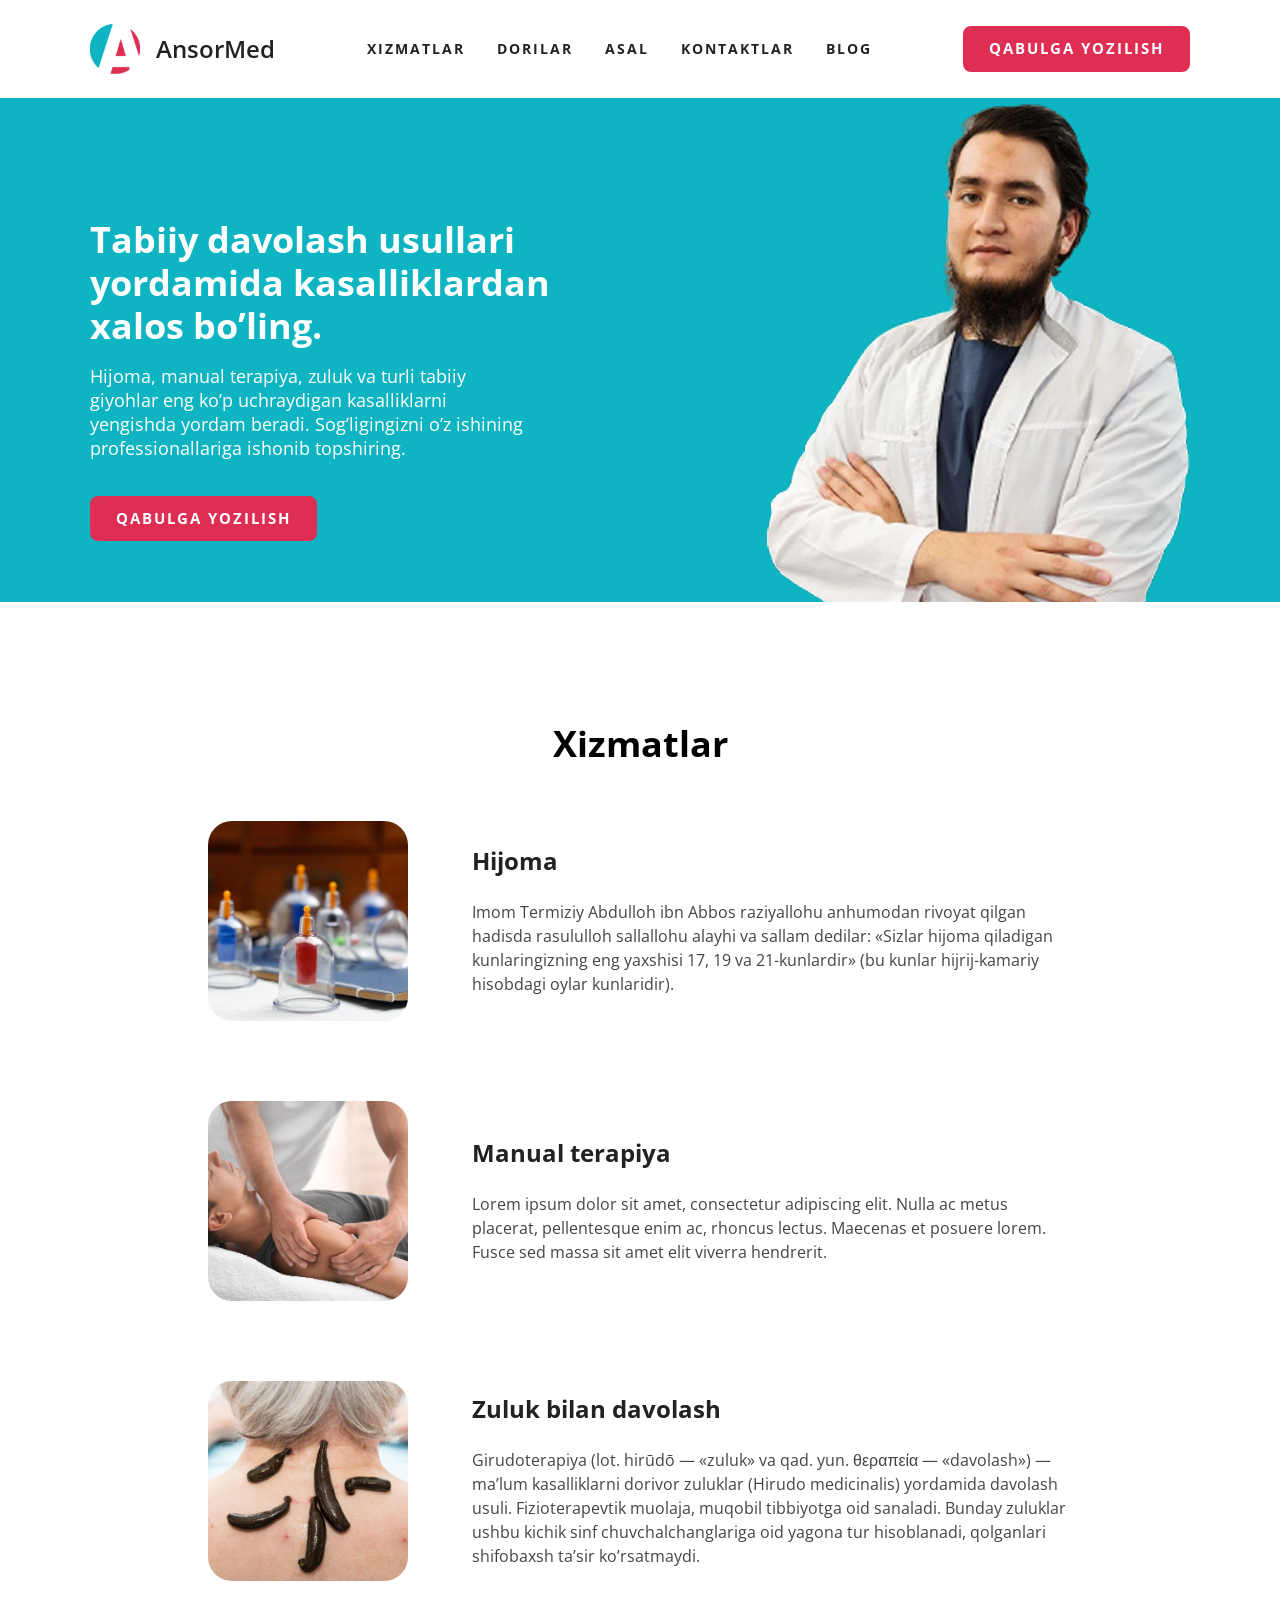
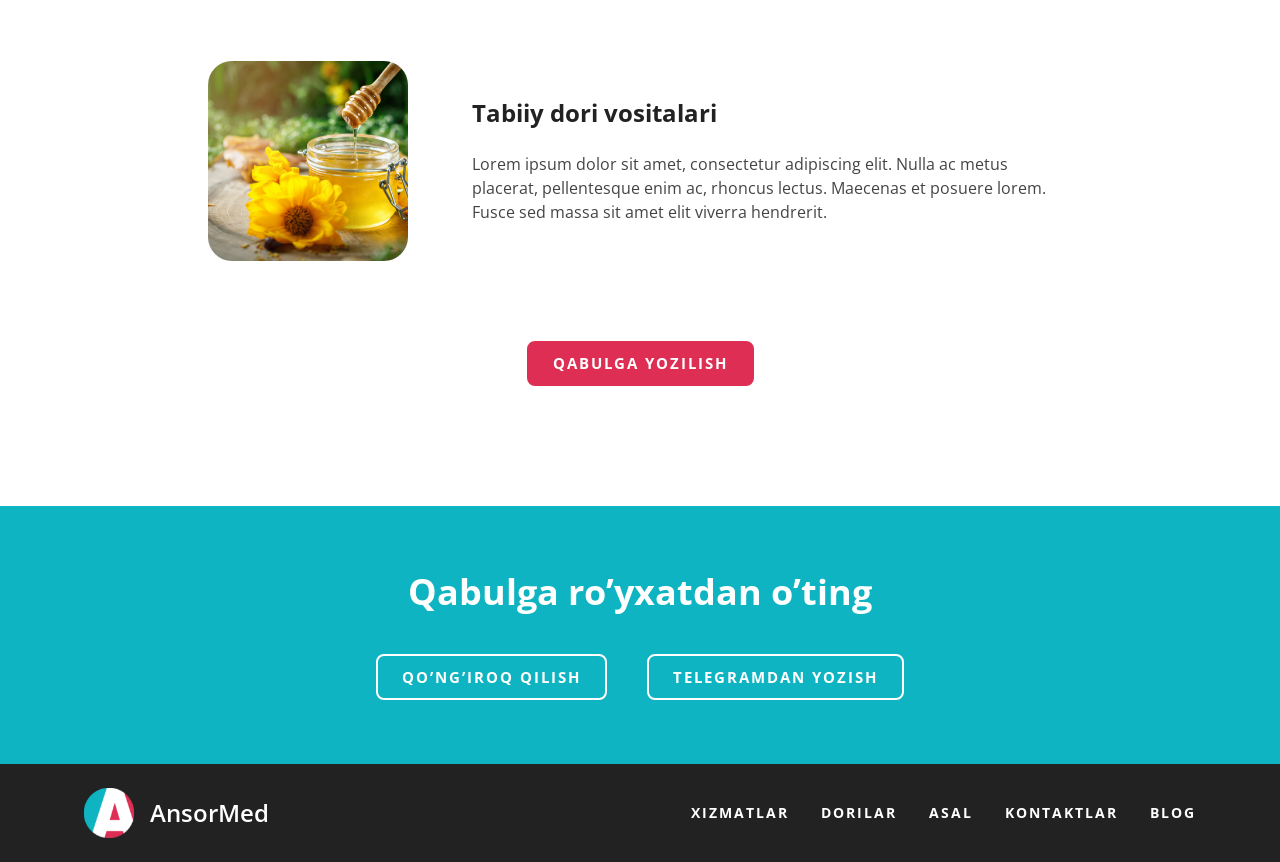
<file: index.html>
<!DOCTYPE html>
<html lang="en">
  <head>
    <meta charset="UTF-8" />
    <meta name="viewport" content="width=device-width, initial-scale=1.0" />
    <title>AnsorMed</title>
    <link
      rel="shortcut icon"
      href="./images/logo-icon.svg"
      type="image/x-icon"
    />
    <link rel="stylesheet" href="./css/normalize.css" />
    <link rel="stylesheet" href="./css/style.css" />
  </head>
  <body>
    <!-- HEADER START -->
    <header class="header">
      <div class="container header-container">
        <a href="" class="site-logo"
          ><img
            src="./images/logo-icon.svg"
            alt=""
            class="site-logo-img"
            width="50"
            height="50"
          />
          <span class="site-logo-text">AnsorMed</span>
        </a>

        <nav class="site-nav">
          <ul class="sitenav-list">
            <li class="sitenav-list-item">
              <a class="header-nav" href="">Xizmatlar</a>
            </li>
            <li class="sitenav-list-item">
              <a class="header-nav" href="">Dorilar</a>
            </li>
            <li class="sitenav-list-item">
              <a class="header-nav" href="">Asal</a>
            </li>
            <li class="sitenav-list-item">
              <a class="header-nav" href="">Kontaktlar</a>
            </li>
            <li class="sitenav-list-item">
              <a class="header-nav" href="">Blog</a>
            </li>
          </ul>
        </nav>
        <button class="site-btn btn">Qabulga yozilish</button>
      </div>
    </header>
    <!-- HEADER END -->

    <!-- MAIN START -->
    <main class="main">
      <!-- HERO START -->
      <section class="hero">
        <div class="container hero-container">
          <div class="hero-text">
            <h2 class="hero-title">
              Tabiiy davolash usullari yordamida kasalliklardan xalos bo’ling.
            </h2>
            <p class="hero-desc">
              Hijoma, manual terapiya, zuluk va turli tabiiy giyohlar eng ko’p
              uchraydigan kasalliklarni yengishda yordam beradi. Sog’ligingizni
              o’z ishining professionallariga ishonib topshiring.
            </p>
            <button class="hero-btn btn">Qabulga yozilish</button>
          </div>
          <div class="hero-image">
            <img
              src="./images/hero-img.png"
              alt=""
              class="hero-img"
              width="423"
              height="504"
            />
          </div>
        </div>
      </section>
      <!-- HERO END -->

      <!-- PART2 START -->
      <section class="part2">
        <div class="container part2-container">
          <h2 class="part2-title">Xizmatlar</h2>
          <div class="part2-service-list">
            <ul class="service-list">
              <li class="servise-list-unit">
                <div class="list-unit-item">
                  <img
                    src="./images/63531bd7532db016711e2e982388e3494c3770f1.png"
                    alt=""
                    class="unit-item-img"
                    width="200"
                    height="200"
                  />
                  <div class="unit-item-text">
                    <h3 class="unit-item-title">Hijoma</h3>
                    <p class="unit-item-desc">
                      Imom Termiziy Abdulloh ibn Abbos raziyallohu anhumodan
                      rivoyat qilgan hadisda rasululloh sallallohu alayhi va
                      sallam dedilar: «Sizlar hijoma qiladigan kunlaringizning
                      eng yaxshisi 17, 19 va 21-kunlardir» (bu kunlar
                      hijrij-kamariy hisobdagi oylar kunlaridir).
                    </p>
                  </div>
                </div>
              </li>
              <li class="servise-list-unit">
                <div class="list-unit-item">
                  <img
                    src="./images/b6ac4c9df6ec3ecfd4c3552a738c4d8421651c8f.png"
                    alt=""
                    class="unit-item-img"
                    width="200"
                    height="200"
                  />
                  <div class="unit-item-text">
                    <h3 class="unit-item-title">Manual terapiya</h3>
                    <p class="unit-item-desc">
                      Lorem ipsum dolor sit amet, consectetur adipiscing elit.
                      Nulla ac metus placerat, pellentesque enim ac, rhoncus
                      lectus. Maecenas et posuere lorem. Fusce sed massa sit
                      amet elit viverra hendrerit.
                    </p>
                  </div>
                </div>
              </li>
              <li class="servise-list-unit">
                <div class="list-unit-item">
                  <img
                    src="./images/dafefad6c3bc02aa1410b5ff6cb1ab3403f20f75.jpg"
                    alt=""
                    class="unit-item-img"
                    width="200"
                    height="200"
                  />
                  <div class="unit-item-text">
                    <h3 class="unit-item-title">Zuluk bilan davolash</h3>
                    <p class="unit-item-desc">
                      Girudoterapiya (lot. hirūdō — «zuluk» va qad. yun.
                      θεραπεία — «davolash») — ma’lum kasalliklarni dorivor
                      zuluklar (Hirudo medicinalis) yordamida davolash usuli.
                      Fizioterapevtik muolaja, muqobil tibbiyotga oid sanaladi.
                      Bunday zuluklar ushbu kichik sinf chuvchalchanglariga oid
                      yagona tur hisoblanadi, qolganlari shifobaxsh ta’sir
                      ko’rsatmaydi.
                    </p>
                  </div>
                </div>
              </li>
              <li class="servise-list-unit">
                <div class="list-unit-item">
                  <img
                    src="./images/03ce254059ec39bf7e6a143c63684dd7d93570f3.jpg"
                    alt=""
                    class="unit-item-img"
                    width="200"
                    height="200"
                  />
                  <div class="unit-item-text">
                    <h3 class="unit-item-title">Tabiiy dori vositalari</h3>
                    <p class="unit-item-desc">
                      Lorem ipsum dolor sit amet, consectetur adipiscing elit.
                      Nulla ac metus placerat, pellentesque enim ac, rhoncus
                      lectus. Maecenas et posuere lorem. Fusce sed massa sit
                      amet elit viverra hendrerit.
                    </p>
                  </div>
                </div>
              </li>
            </ul>
          </div>
          <button class="part2-btn btn">Qabulga yozilish</button>
        </div>
      </section>
      <!-- PART2 END -->

      <!-- CTA START -->
      <section class="cta">
        <div class="container cta-container">
          <h2 class="cta-title">Qabulga ro’yxatdan o’ting</h2>
          <ul class="cta-button">
            <li class="cta-button-item">
              <a href="" class="cta-link">Qo’ng’iroq qilish</a>
            </li>
            <li class="cta-button-item">
              <a href="" class="cta-link">Telegramdan yozish</a>
            </li>
          </ul>
        </div>
      </section>
      <!-- CTA END -->
    </main>
    <!-- MAIN END -->

    <!-- FOOTER START -->
    <footer class="footer">
      <div class="container footer-container">
        <a href="" class="site-logo">
          <img
            src="./images/logo-icon.svg"
            alt=""
            class="site-logo-img"
            width="50"
            height="50"
          />
          <span class="site-logo-text footer-text">AnsorMed</span>
        </a>
        <nav class="footer-nav">
          <ul class="sitenav-list">
            <li class="sitenav-list-item">
              <a class="footer-item" href="">Xizmatlar</a>
            </li>
            <li class="sitenav-list-item">
              <a class="footer-item" href="">Dorilar</a>
            </li>
            <li class="sitenav-list-item">
              <a class="footer-item" href="">Asal</a>
            </li>
            <li class="sitenav-list-item">
              <a class="footer-item" href="">Kontaktlar</a>
            </li>
            <li class="sitenav-list-item">
              <a class="footer-item" href="">Blog</a>
            </li>
          </ul>
        </nav>
      </div>
    </footer>
    <!-- FOOTER END -->
  </body>
</html>
</file>
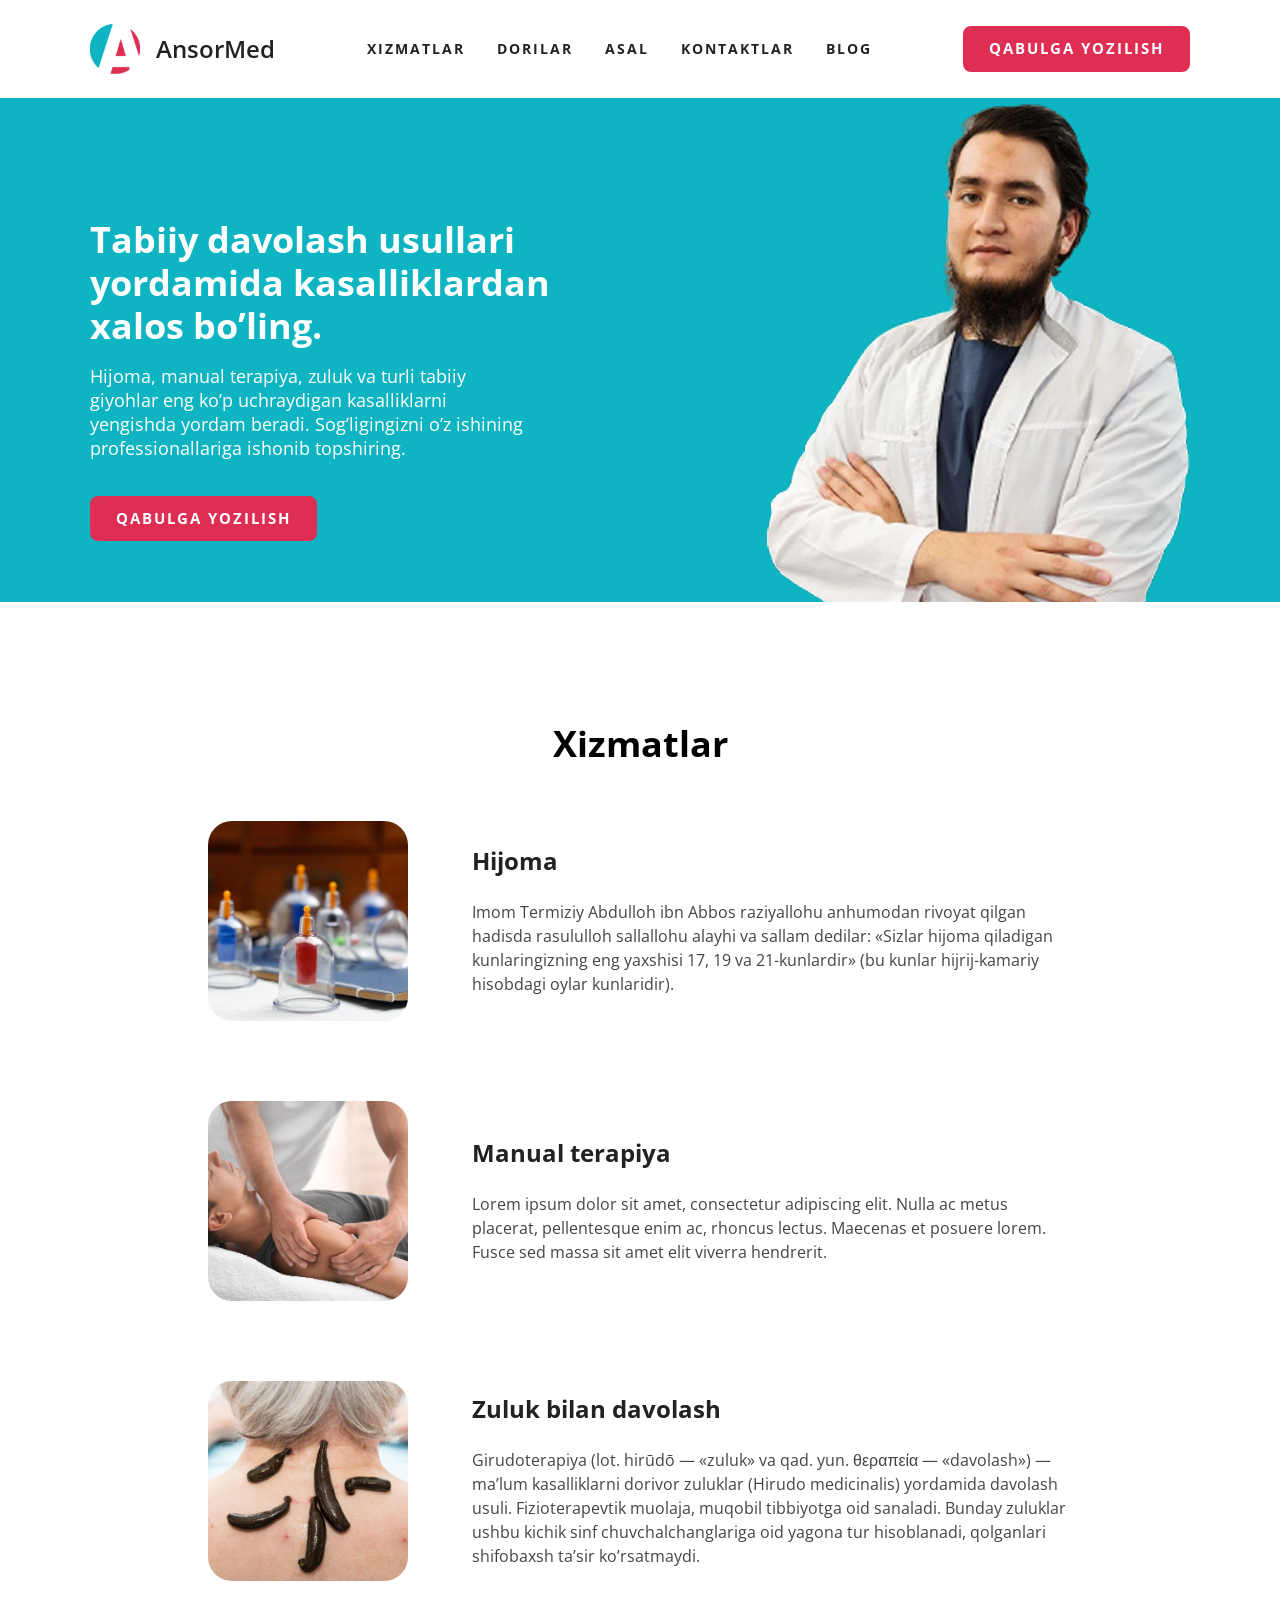
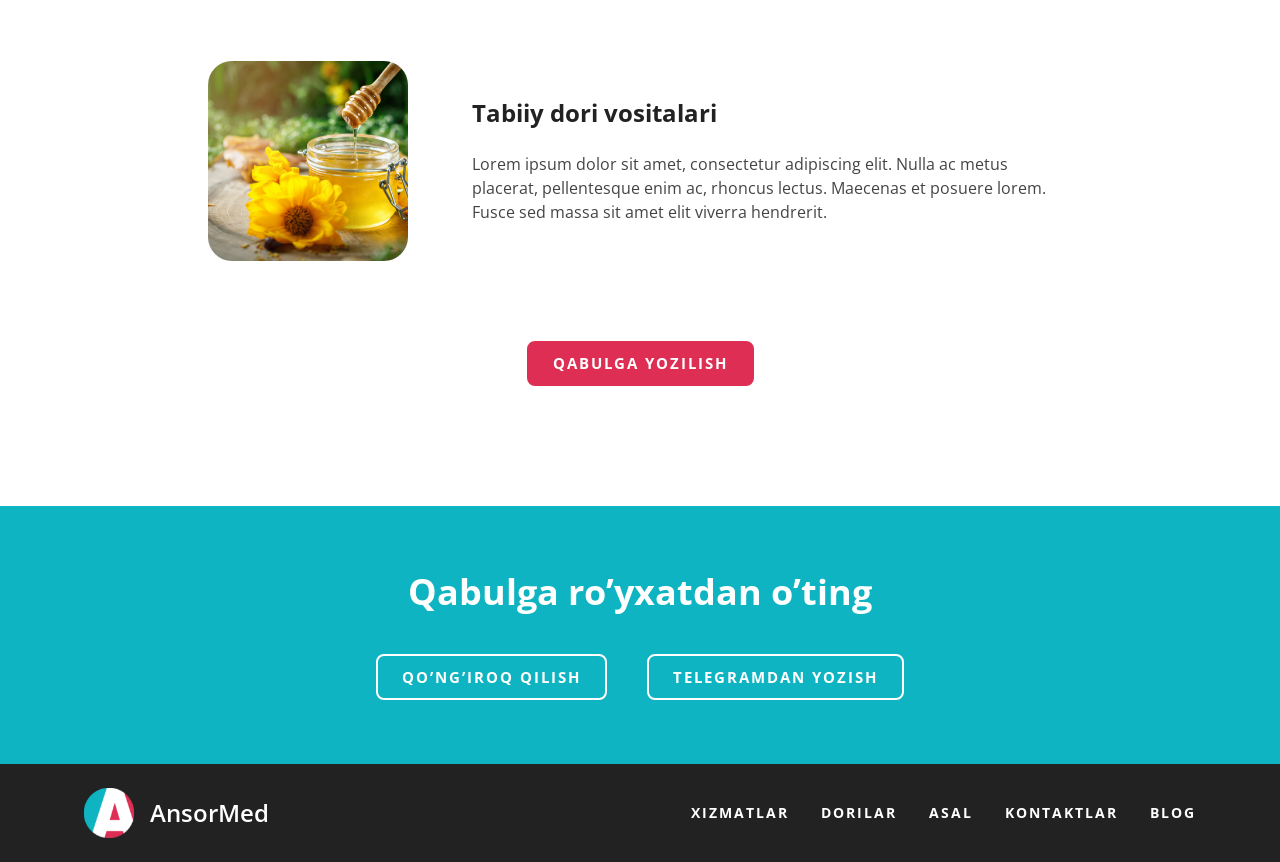
<file: html/index.html>
<!DOCTYPE html>
<html lang="en">
  <head>
    <meta charset="UTF-8" />
    <meta name="viewport" content="width=device-width, initial-scale=1.0" />
    <title>Document</title>
    <link
      rel="shortcut icon"
      href="../images/logo-icon.svg"
      type="image/x-icon"
    />
    <link rel="stylesheet" href="../css/normalize.css" />
    <link rel="stylesheet" href="../css/style.css" />
  </head>
  <body>
    <!-- HEADER START -->
    <header class="header">
      <div class="container header-container">
        <a href="" class="site-logo"
          ><img
            src="../images/logo-icon.svg"
            alt=""
            class="site-logo-img"
            width="50"
            height="50"
          />
          <span class="site-logo-text">AnsorMed</span>
        </a>

        <nav class="site-nav">
          <ul class="sitenav-list">
            <li class="sitenav-list-item">
              <a class="header-nav" href="">Xizmatlar</a>
            </li>
            <li class="sitenav-list-item">
              <a class="header-nav" href="">Dorilar</a>
            </li>
            <li class="sitenav-list-item">
              <a class="header-nav" href="">Asal</a>
            </li>
            <li class="sitenav-list-item">
              <a class="header-nav" href="">Kontaktlar</a>
            </li>
            <li class="sitenav-list-item">
              <a class="header-nav" href="">Blog</a>
            </li>
          </ul>
        </nav>
        <button class="site-btn btn">Qabulga yozilish</button>
      </div>
    </header>
    <!-- HEADER END -->

    <!-- MAIN START -->
    <main class="main">
      <!-- HERO START -->
      <section class="hero">
        <div class="container hero-container">
          <div class="hero-text">
            <h2 class="hero-title">
              Tabiiy davolash usullari yordamida kasalliklardan xalos bo’ling.
            </h2>
            <p class="hero-desc">
              Hijoma, manual terapiya, zuluk va turli tabiiy giyohlar eng ko’p
              uchraydigan kasalliklarni yengishda yordam beradi. Sog’ligingizni
              o’z ishining professionallariga ishonib topshiring.
            </p>
            <button class="hero-btn btn">Qabulga yozilish</button>
          </div>
          <div class="hero-image">
            <img
              src="../images/hero-img.png"
              alt=""
              class="hero-img"
              width="423"
              height="504"
            />
          </div>
        </div>
      </section>
      <!-- HERO END -->

      <!-- PART2 START -->
      <section class="part2">
        <div class="container part2-container">
          <h2 class="part2-title">Xizmatlar</h2>
          <div class="part2-service-list">
            <ul class="service-list">
              <li class="servise-list-unit">
                <div class="list-unit-item">
                  <img
                    src="../images/63531bd7532db016711e2e982388e3494c3770f1.png"
                    alt=""
                    class="unit-item-img"
                    width="200"
                    height="200"
                  />
                  <div class="unit-item-text">
                    <h3 class="unit-item-title">Hijoma</h3>
                    <p class="unit-item-desc">
                      Imom Termiziy Abdulloh ibn Abbos raziyallohu anhumodan
                      rivoyat qilgan hadisda rasululloh sallallohu alayhi va
                      sallam dedilar: «Sizlar hijoma qiladigan kunlaringizning
                      eng yaxshisi 17, 19 va 21-kunlardir» (bu kunlar
                      hijrij-kamariy hisobdagi oylar kunlaridir).
                    </p>
                  </div>
                </div>
              </li>
              <li class="servise-list-unit">
                <div class="list-unit-item">
                  <img
                    src="../images/b6ac4c9df6ec3ecfd4c3552a738c4d8421651c8f.png"
                    alt=""
                    class="unit-item-img"
                    width="200"
                    height="200"
                  />
                  <div class="unit-item-text">
                    <h3 class="unit-item-title">Manual terapiya</h3>
                    <p class="unit-item-desc">
                      Lorem ipsum dolor sit amet, consectetur adipiscing elit.
                      Nulla ac metus placerat, pellentesque enim ac, rhoncus
                      lectus. Maecenas et posuere lorem. Fusce sed massa sit
                      amet elit viverra hendrerit.
                    </p>
                  </div>
                </div>
              </li>
              <li class="servise-list-unit">
                <div class="list-unit-item">
                  <img
                    src="../images/dafefad6c3bc02aa1410b5ff6cb1ab3403f20f75.jpg"
                    alt=""
                    class="unit-item-img"
                    width="200"
                    height="200"
                  />
                  <div class="unit-item-text">
                    <h3 class="unit-item-title">Zuluk bilan davolash</h3>
                    <p class="unit-item-desc">
                      Girudoterapiya (lot. hirūdō — «zuluk» va qad. yun.
                      θεραπεία — «davolash») — ma’lum kasalliklarni dorivor
                      zuluklar (Hirudo medicinalis) yordamida davolash usuli.
                      Fizioterapevtik muolaja, muqobil tibbiyotga oid sanaladi.
                      Bunday zuluklar ushbu kichik sinf chuvchalchanglariga oid
                      yagona tur hisoblanadi, qolganlari shifobaxsh ta’sir
                      ko’rsatmaydi.
                    </p>
                  </div>
                </div>
              </li>
              <li class="servise-list-unit">
                <div class="list-unit-item">
                  <img
                    src="../images/03ce254059ec39bf7e6a143c63684dd7d93570f3.jpg"
                    alt=""
                    class="unit-item-img"
                    width="200"
                    height="200"
                  />
                  <div class="unit-item-text">
                    <h3 class="unit-item-title">Tabiiy dori vositalari</h3>
                    <p class="unit-item-desc">
                      Lorem ipsum dolor sit amet, consectetur adipiscing elit.
                      Nulla ac metus placerat, pellentesque enim ac, rhoncus
                      lectus. Maecenas et posuere lorem. Fusce sed massa sit
                      amet elit viverra hendrerit.
                    </p>
                  </div>
                </div>
              </li>
            </ul>
          </div>
          <button class="part2-btn btn">Qabulga yozilish</button>
        </div>
      </section>
      <!-- PART2 END -->

      <!-- CTA START -->
      <section class="cta">
        <div class="container cta-container">
          <h2 class="cta-title">Qabulga ro’yxatdan o’ting</h2>
          <ul class="cta-button">
            <li class="cta-button-item">
              <a href="" class="cta-link">Qo’ng’iroq qilish</a>
            </li>
            <li class="cta-button-item">
              <a href="" class="cta-link">Telegramdan yozish</a>
            </li>
          </ul>
        </div>
      </section>
      <!-- CTA END -->
    </main>
    <!-- MAIN END -->

    <!-- FOOTER START -->
    <footer class="footer">
      <div class="container footer-container">
        <a href="" class="site-logo">
          <img
            src="../images/logo-icon.svg"
            alt=""
            class="site-logo-img"
            width="50"
            height="50"
          />
          <span class="site-logo-text footer-text">AnsorMed</span>
        </a>
        <nav class="footer-nav">
          <ul class="sitenav-list">
            <li class="sitenav-list-item">
              <a class="footer-item" href="">Xizmatlar</a>
            </li>
            <li class="sitenav-list-item">
              <a class="footer-item" href="">Dorilar</a>
            </li>
            <li class="sitenav-list-item">
              <a class="footer-item" href="">Asal</a>
            </li>
            <li class="sitenav-list-item">
              <a class="footer-item" href="">Kontaktlar</a>
            </li>
            <li class="sitenav-list-item">
              <a class="footer-item" href="">Blog</a>
            </li>
          </ul>
        </nav>
      </div>
    </footer>
    <!-- FOOTER END -->
  </body>
</html>
</file>
<file: css/style.css>
/* open-sans-regular - latin */
@font-face {
  font-display: swap; /* Check https://developer.mozilla.org/en-US/docs/Web/CSS/@font-face/font-display for other options. */
  font-family: "Open Sans";
  font-style: normal;
  font-weight: 400;
  src: url("../fonts/open-sans-v44-latin-regular.woff2") format("woff2"); /* Chrome 36+, Opera 23+, Firefox 39+, Safari 12+, iOS 10+ */
}
/* open-sans-600 - latin */
@font-face {
  font-display: swap; /* Check https://developer.mozilla.org/en-US/docs/Web/CSS/@font-face/font-display for other options. */
  font-family: "Open Sans";
  font-style: normal;
  font-weight: 600;
  src: url("../fonts/open-sans-v44-latin-600.woff2") format("woff2"); /* Chrome 36+, Opera 23+, Firefox 39+, Safari 12+, iOS 10+ */
}
/* open-sans-700 - latin */
@font-face {
  font-display: swap; /* Check https://developer.mozilla.org/en-US/docs/Web/CSS/@font-face/font-display for other options. */
  font-family: "Open Sans";
  font-style: normal;
  font-weight: 700;
  src: url("../fonts/open-sans-v44-latin-700.woff2") format("woff2"); /* Chrome 36+, Opera 23+, Firefox 39+, Safari 12+, iOS 10+ */
}
/* GLOBAL STYLES START */
*,
*::after,
*::before {
  margin: 0;
  padding: 0;
  box-sizing: border-box;
}
ul,
ol {
  list-style: none;
}
a {
  text-decoration: none;
  display: inline-block;
}
img {
  display: flex;
  object-fit: cover;
}
.container {
  width: 100%;
  max-width: 1160px;
  margin-right: auto;
  margin-left: auto;
  padding-right: 30px;
  padding-left: 30px;
}
/* GLOBAL STYLES END */
body {
  font-family: "Open Sans", sans-serif;
  font-size: 16px;
  font-weight: 400;
  line-height: 150%;
  letter-spacing: 0px;
  color: #444444;
}

.btn {
  font-size: 15px;
  font-weight: 700;
  letter-spacing: 2px;
  text-transform: uppercase;
  color: #ffffff;

  border-radius: 8px;
  padding: 12px 24px;
  background-color: #de2e54;
  border: 2px solid #de2e54;
}
/* HEADER START */
.header {
  padding-top: 24px;
  padding-bottom: 24px;
}
.header-container {
  display: flex;
  align-items: center;
  justify-content: space-between;
}
.header-container:active {
  opacity: 60%;
}
.site-logo {
  display: flex;
  align-items: center;
  gap: 16px;
}

.site-logo-text {
  font-size: 24px;
  font-weight: 600;
  line-height: 100%;
  color: #222222;
}
.site-logo-text:hover {
  color: #de2e54;
}

.sitenav-list {
  display: flex;
  align-items: center;
  gap: 32px;
}
.sitenav-list-item {
  font-size: 14px;
  font-weight: 700;
  letter-spacing: 2px;
  text-transform: uppercase;
}
.header-nav {
  color: #222222;
}
.header-nav:hover {
  color: #de2e54;
}
.site-btn:hover {
  color: #de2e54;
  background-color: #fff;
  border: 2px solid #de2e54;
}
/* HEADER END */

/* HERO START */

.hero {
  background-color: #0eb4c1;
}
.hero-container {
  display: flex;
  justify-content: space-between;
}

.hero-title {
  max-width: 500px;
  font-size: 36px;
  font-weight: 700;
  line-height: 120%;
  color: #ffffff;
  margin-bottom: 16px;
  padding-top: 120px;
}
.hero-desc {
  max-width: 440px;
  font-size: 18px;
  color: #ffffff;
  margin-bottom: 36px;
}
.hero-btn:hover {
  border: 2px solid #de2e54cc;
  background-color: #de2e54cc;
}
.hero-btn:active {
  opacity: 60%;
}

/* HERO END */

/* PART2 START */
.part2 {
  padding-top: 120px;
  padding-bottom: 120px;
}
.part2-container {
  display: flex;
  flex-direction: column;
  justify-content: center;
  align-items: center;
}
.part2-title {
  font-size: 36px;
  font-weight: 700;
  line-height: 120%;
  color: #000000;
  margin-bottom: 56px;
}

.list-unit-item {
  display: flex;
  align-items: center;
  gap: 64px;
  margin-bottom: 80px;
}
.unit-item-img {
  border-radius: 24px;
}
.unit-item-title {
  font-size: 24px;
  font-weight: 700;
  line-height: 120%;
  color: #222222;
  margin-bottom: 24px;
}
.unit-item-desc {
  max-width: 600px;
}
.part2-btn:hover {
  color: #de2e54;
  background-color: #ffffff;
  border: 2px solid #de2e54;
}
.part2-btn:active {
  border: 2px solid #de2e54;
  background-color: #de2e54;
  color: #ffffff;
  opacity: 60%;
}
/* PART2 END */

/* CTA START */
.cta {
  padding-top: 64px;
  padding-bottom: 64px;
  background-color: #0eb4c1;
}
.cta-container {
  display: flex;
  flex-direction: column;
  align-items: center;
  justify-content: center;
}
.cta-title {
  font-size: 36px;
  font-weight: 700;
  line-height: 120%;
  color: #ffffff;
  margin-bottom: 40px;
}
.cta-button {
  display: flex;
  gap: 40px;
}

.cta-link {
  font-size: 15px;
  font-weight: 700;
  line-height: 120%;
  letter-spacing: 2px;
  text-transform: uppercase;
  color: #ffffff;

  border: 2px solid #ffffff;
  border-radius: 8px;
  padding: 12px 24px;
}
.cta-link:hover {
  background-color: #de2e54;
  border: 2px solid #de2e54;
}
.cta-link:active {
  opacity: 60%;
}
/* CTA END */
/* FOOTER START */
.footer {
  background-color: #222222;
}
.footer-container {
  display: flex;
  align-items: center;
  justify-content: space-between;
  padding: 24px;
}

.footer-text {
  font-size: 24px;
  font-weight: 600;
  line-height: 100%;
  color: #ffffff;
}

.footer-item {
  color: #ffffff;
}
.footer-item:hover {
  color: #de2e54;
}
.footer-item:active {
  color: #ffffff;
  opacity: 60%;
}
/* FOOTER END */
</file>
